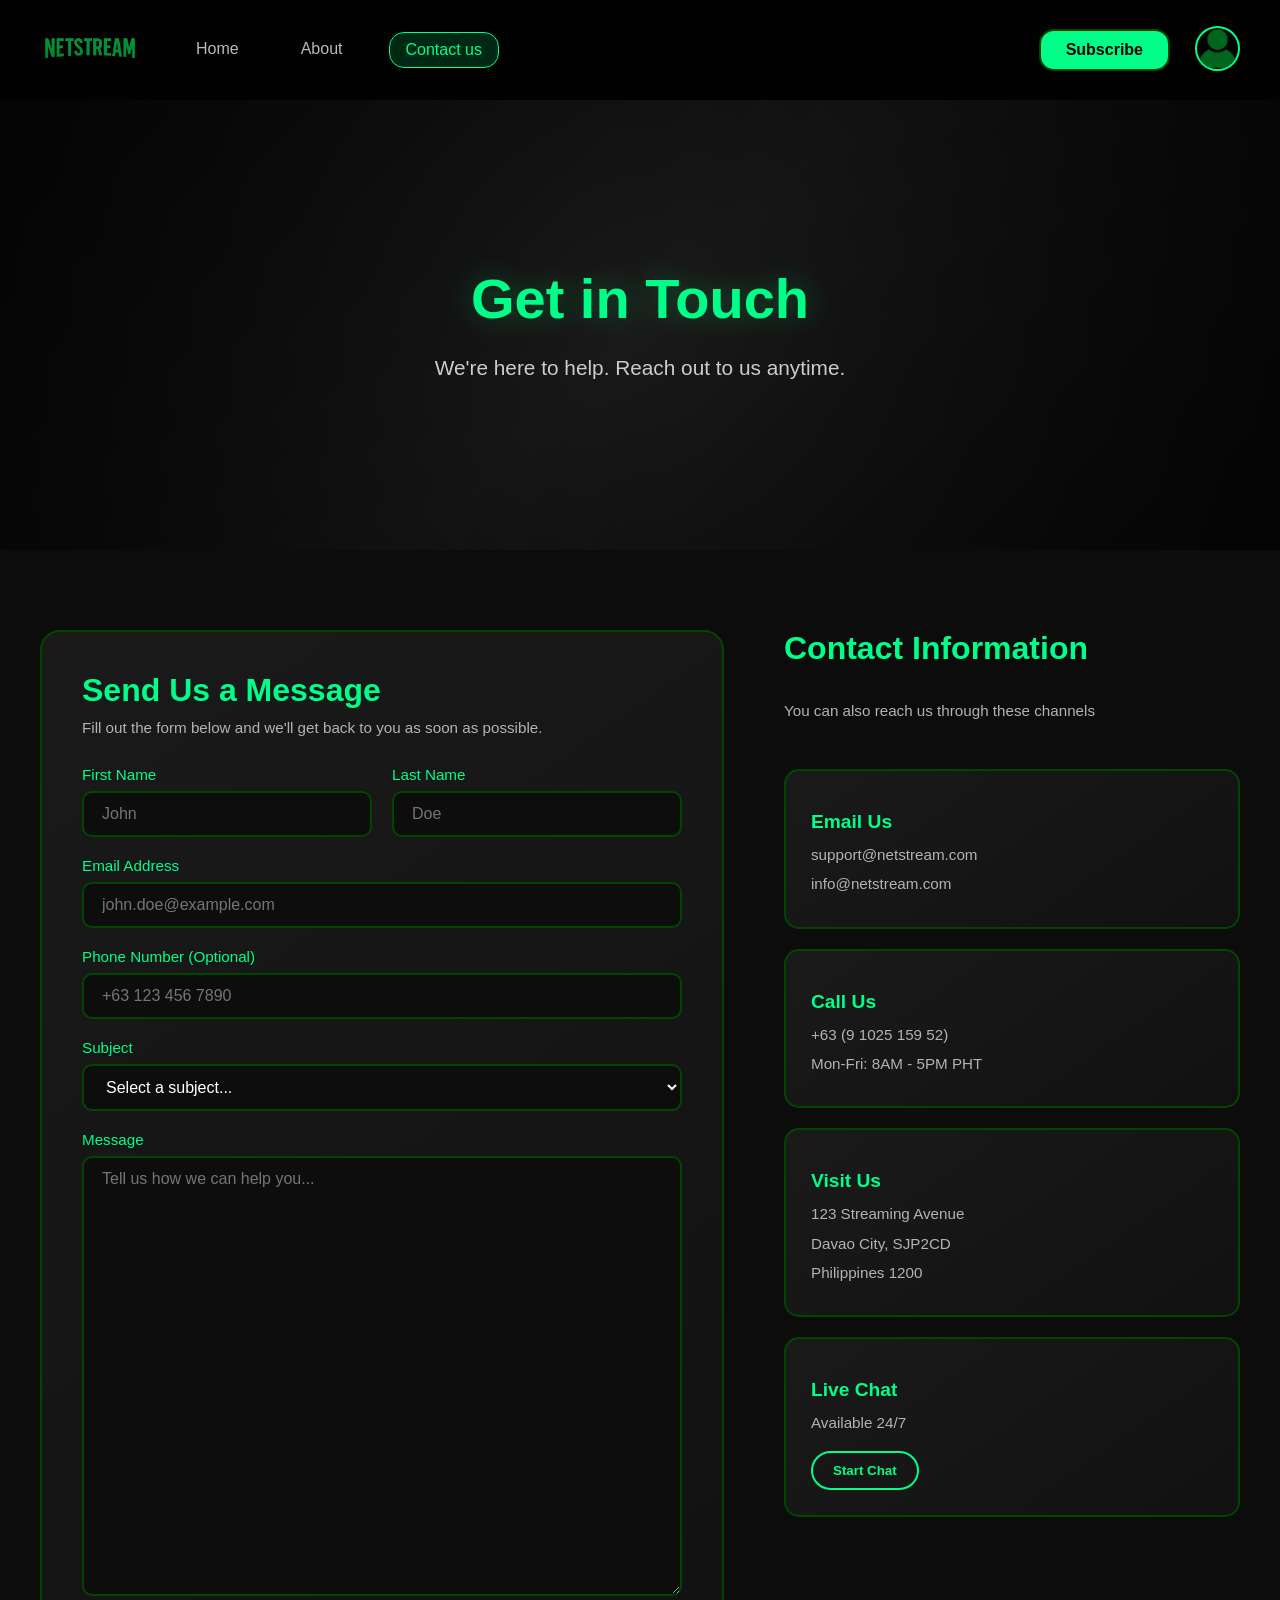
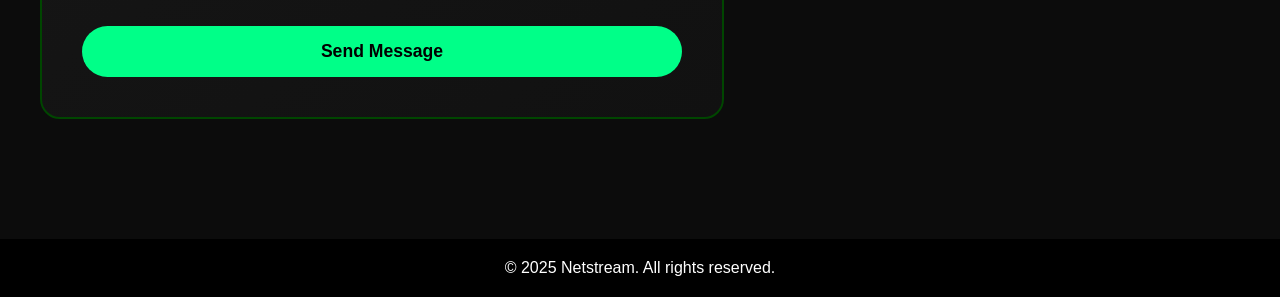
<file: contact.html>
<!DOCTYPE html>
<html lang="en">
<head>
  <meta charset="UTF-8" />
  <meta name="viewport" content="width=device-width, initial-scale=1.0" />
  <title>Contact Us - NetStream</title>
  <link rel="stylesheet" href="style.css" />
  <link rel="stylesheet" href="contactstyle.css" />
</head>

<body>
  <header class="navbar">
    <div class="left-section">
      <div class="logo">
        <a href="index.html">
          <img src="logo.png" alt="Netstream Logo" />
        </a>
      </div>
      <nav class="nav-links">
        <a href="index.html">Home</a>
        <a href="about.html">About</a>
        <a href="contact.html" class="active">Contact us</a>
      </nav>
    </div>
    <div class="right-section">
      <button class="subscribe-btn">Subscribe</button>
      <a href="signin.html">
  <img src="profile.png" alt="User Profile" class="profile-img" />
</a>
    </div>
  </header>

  <!-- CONTACT HERO SECTION -->
  <section class="contact-hero">
    <div class="contact-hero-content">
      <h1>Get in Touch</h1>
      <p>We're here to help. Reach out to us anytime.</p>
    </div>
  </section>

  <!-- CONTACT MAIN SECTION -->
  <section class="contact-main">
    <div class="contact-container">
      <!-- CONTACT FORM -->
      <div class="contact-form-wrapper">
        <h2>Send Us a Message</h2>
        <p class="form-subtitle">Fill out the form below and we'll get back to you as soon as possible.</p>
        
        <div class="contact-form">
          <div class="form-row">
            <div class="form-group">
              <label for="first-name">First Name</label>
              <input type="text" id="first-name" placeholder="John" required />
            </div>
            <div class="form-group">
              <label for="last-name">Last Name</label>
              <input type="text" id="last-name" placeholder="Doe" required />
            </div>
          </div>

          <div class="form-group">
            <label for="email">Email Address</label>
            <input type="email" id="email" placeholder="john.doe@example.com" required />
          </div>

          <div class="form-group">
            <label for="phone">Phone Number (Optional)</label>
            <input type="tel" id="phone" placeholder="+63 123 456 7890" />
          </div>

          <div class="form-group">
            <label for="subject">Subject</label>
            <select id="subject" required>
              <option value="">Select a subject...</option>
              <option value="general">General Inquiry</option>
              <option value="technical">Technical Support</option>
              <option value="billing">Billing & Payments</option>
              <option value="feedback">Feedback & Suggestions</option>
              <option value="partnership">Partnership Opportunities</option>
              <option value="other">Other</option>
            </select>
          </div>

          <div class="form-group">
            <label for="message">Message</label>
            <textarea id="message" rows="6" placeholder="Tell us how we can help you..." required></textarea>
          </div>

          <button type="submit" class="submit-btn" id="submit-btn">
            <span>Send Message</span>
          </button>
        </div>
      </div>

      <!-- CONTACT INFO SIDEBAR -->
      <div class="contact-info-wrapper">
        <h2>Contact Information</h2>
        <p class="info-subtitle">You can also reach us through these channels</p>

        <div class="contact-info-cards">
          <div class="info-card">
            <div class="info-icon"></div>
            <h3>Email Us</h3>
            <p>support@netstream.com</p>
            <p>info@netstream.com</p>
          </div>

          <div class="info-card">
            <div class="info-icon"></div>
            <h3>Call Us</h3>
            <p>+63 (9 1025 159 52) </p>
            <p>Mon-Fri: 8AM - 5PM PHT</p>
          </div>

          <div class="info-card">
            <div class="info-icon"></div>
            <h3>Visit Us</h3>
            <p>123 Streaming Avenue</p>
            <p>Davao City, SJP2CD</p>
            <p>Philippines 1200</p>
          </div>

          <div class="info-card">
            <div class="info-icon"></div>
            <h3>Live Chat</h3>
            <p>Available 24/7</p>
            <button class="chat-btn">Start Chat</button>
          </div>
        </div>

        <!-- SOCIAL MEDIA -->
      </div>
    </div>
  </section>

  <!-- SUCCESS MESSAGE (Hidden by default) -->
  <div id="success-message" class="success-overlay">
    <div class="success-box">
      <div class="success-icon">✓</div>
      <h2>Message Sent Successfully!</h2>
      <p>Thank you for contacting us. We'll get back to you within 24 hours.</p>
      <button id="close-success" class="close-success-btn">Close</button>
    </div>
  </div>

  <footer>
    <p>© 2025 Netstream. All rights reserved.</p>
  </footer>

  <!-- SUBSCRIPTION POPUP -->
  <div id="subscription-popup" class="popup-overlay">
    <div class="popup-box">
      <h2 class="popup-title">Choose Your Plan</h2>
      <div class="plans-container">
        <div class="plan-card">
          <h3>Basic</h3>
          <p class="price">₱149 / month</p>
          <ul>
            <li>Good quality (720p)</li>
            <li>Watch on 1 device</li>
            <li>Unlimited movies & shows</li>
          </ul>
          <button class="choose-btn">Get Basic</button>
        </div>
        <div class="plan-card best-offer">
          <div class="offer-badge">Best Offer</div>
          <h3>Standard</h3>
          <p class="price">₱249 / month</p>
          <ul>
            <li>Full HD quality (1080p)</li>
            <li>Watch on 2 devices</li>
            <li>Unlimited downloads</li>
          </ul>
          <button class="choose-btn">Get Standard</button>
        </div>
        <div class="plan-card">
          <h3>Premium</h3>
          <p class="price">₱399 / month</p>
          <ul>
            <li>4K Ultra HD + HDR</li>
            <li>Watch on 4 devices</li>
            <li>Highest streaming quality</li>
          </ul>
          <button class="choose-btn">Get Premium</button>
        </div>
      </div>
      <button id="close-popup" class="close-popup">Close</button>
    </div>
  </div>

  <script src="contactjs.js"></script>
</body>
</html>
</file>
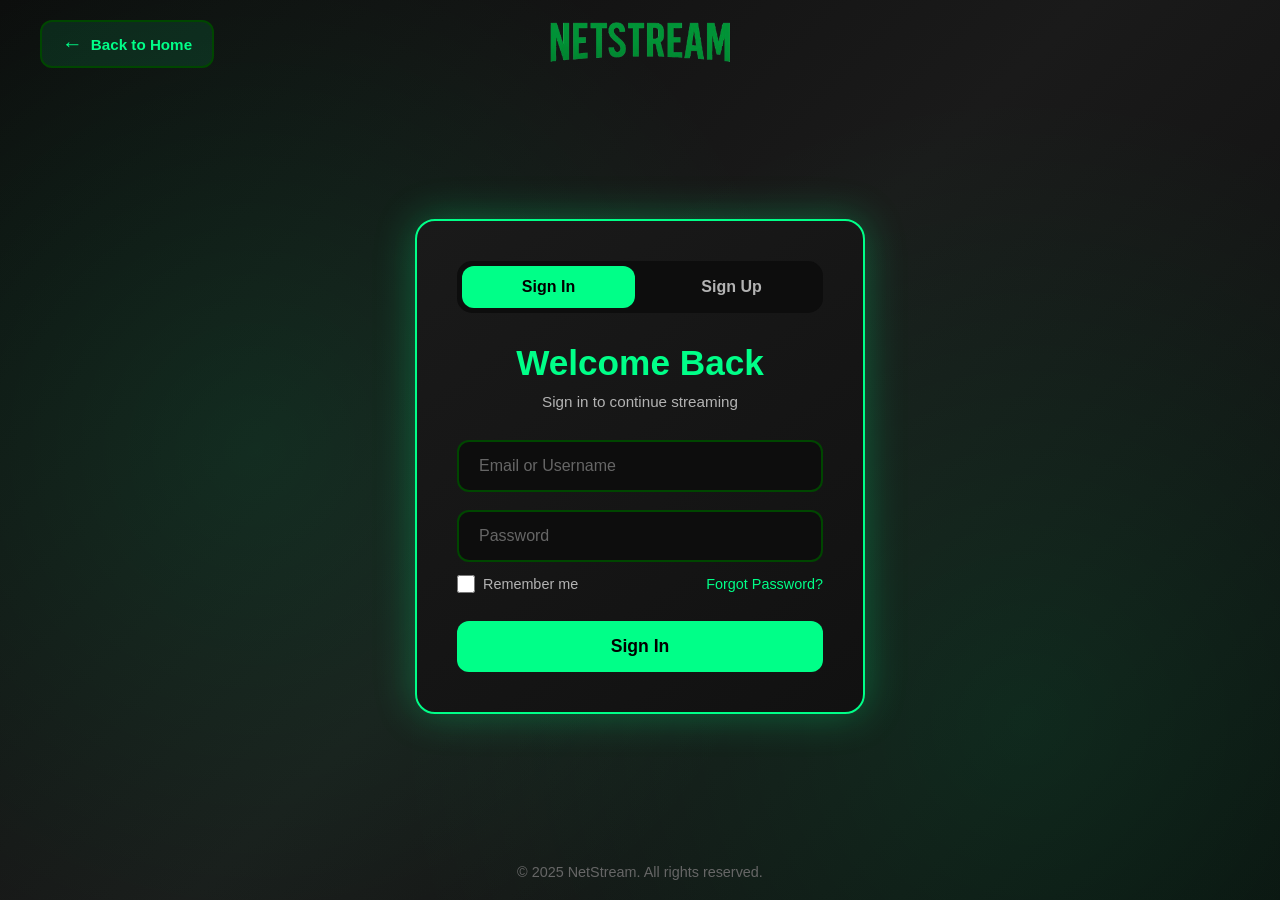
<file: signin.html>
<!DOCTYPE html>
<html lang="en">
<head>
  <meta charset="UTF-8" />
  <meta name="viewport" content="width=device-width, initial-scale=1.0" />
  <title>Sign In - NetStream</title>
  <link rel="stylesheet" href="authstyle.css" />
</head>

<body class="auth-body">
  <!-- HEADER -->
  <header class="auth-header">
    <a href="index.html" class="back-btn">
      <span class="back-icon">←</span>
      <span>Back to Home</span>
    </a>
    <div class="auth-logo">
      <a href="index.html">
        <img src="logo.png" alt="NetStream Logo" />
      </a>
    </div>
    <div class="header-spacer"></div>
  </header>

  <!-- AUTH CONTAINER -->
  <div class="auth-container">
    <div class="auth-box">
      <!-- TOGGLE BUTTONS -->
      <div class="auth-toggle">
        <button class="toggle-btn active" id="signin-toggle">Sign In</button>
        <button class="toggle-btn" id="signup-toggle">Sign Up</button>
      </div>

      <!-- SIGN IN FORM -->
      <div class="auth-form-container" id="signin-form-container">
        <h1>Welcome Back</h1>
        <p class="auth-subtitle">Sign in to continue streaming</p>
        
        <form class="auth-form" id="signin-form">
          <div class="form-group">
            <input type="text" id="signin-email" placeholder="Email or Username" required />
          </div>

          <div class="form-group">
            <input type="password" id="signin-password" placeholder="Password" required />
          </div>

          <div class="form-options">
            <label class="remember-me">
              <input type="checkbox" id="remember-me" />
              <span>Remember me</span>
            </label>
            <a href="#" class="help-link">Forgot Password?</a>
          </div>

          <button type="submit" class="auth-btn">Sign In</button>
        </form>
      </div>

      <!-- SIGN UP FORM -->
      <div class="auth-form-container hidden" id="signup-form-container">
        <h1>Create Account</h1>
        <p class="auth-subtitle">Join NetStream and start streaming</p>
        
        <form class="auth-form" id="signup-form">
          <div class="form-group">
            <input type="text" id="signup-name" placeholder="Full Name" required />
          </div>

          <div class="form-group">
            <input type="email" id="signup-email" placeholder="Email Address" required />
          </div>

          <div class="form-group">
            <input type="password" id="signup-password" placeholder="Password" required />
          </div>

          <div class="form-group">
            <input type="password" id="signup-confirm-password" placeholder="Confirm Password" required />
          </div>

          <label class="terms-checkbox">
            <input type="checkbox" id="terms" required />
            <span>I agree to the <a href="#">Terms of Service</a> and <a href="#">Privacy Policy</a></span>
          </label>

          <button type="submit" class="auth-btn">Create Account</button>
        </form>
      </div>
    </div>
  </div>

  <!-- FOOTER -->
  <footer class="auth-footer-section">
    <p>© 2025 NetStream. All rights reserved.</p>
  </footer>

  <script src="authjs.js"></script>
</body>
</html>
</file>
<file: style.css>
* {
  margin: 0;
  padding: 0;
  box-sizing: border-box;
  font-family: 'Poppins', sans-serif;
}

body {
  background-color: #0c0c0c;
  color: white;
}

.navbar {
  display: flex;
  align-items: center;
  justify-content: space-between;
  padding: 10px 40px;
  background: rgba(0, 0, 0, 0.8);
  position: fixed;
  top: 0;
  width: 100%;
  height: 100px;
  z-index: 10;
}

.left-section {
  display: flex;
  align-items: center;
  gap: 40px;
}

.right-section {
  display: flex;
  align-items: center;
  gap: 25px;
}

/* NAVIGATION LINKS */
.nav-links {
  display: flex;
  gap: 30px;
}

.nav-links a {
  color: #bbb;
  text-decoration: none;
  font-size: 1rem;
  font-weight: 500;
  padding: 8px 16px;
  border-radius: 15px;
  transition: all 0.3s ease;
  position: relative;
}

.nav-links a:hover {
  color: #00ff88;
  background: rgba(0, 255, 136, 0.1);
}

.nav-links a.active {
  color: #00ff88;
  background: rgba(0, 255, 136, 0.15);
  border: 1px solid #00ff88;
}

.profile-img {
  width: 45px;
  height: 45px;
  border-radius: 50%;
  border: 2px solid #00ff88;
  cursor: pointer;
  transition: all 0.3s ease
}

.profile-img:hover {
  transform: scale(1.1);
  box-shadow: 0 0 10px #00ff88;
}

.subscribe-btn {
  background-color: #00ff88;
  color: #000;
  border: 2px solid #004600;
  border-radius: 15px;
  padding: 10px 25px;
  font-size: 1rem;
  font-weight: 600;
  cursor: pointer;
  transition: all 0.3s ease;
}

.subscribe-btn:hover {
  background-color: #00cc6a;
  transform: scale(1.05);
  box-shadow: 0 0 10px #00ff88;
}

.logo a {
  text-decoration: none;
}

.logo img {
  height: 100px;
  width: auto;
  cursor: pointer;
  transition: transform 0.3s ease;
}

.logo img:hover {
  transform: scale(1.1);
}

.search-bar {
  width: 470px; 
  padding: 10px 20px 10px 45px;
  border-radius: 15px;
  border: 2px solid #004600;
  background-color: #111;
  color: #fff;
  font-size: 1rem;
  background-image: url('images/search-icon.svg');
  background-repeat: no-repeat;
  background-position: 15px center;
  background-size: 18px;
  transition: all 0.3s ease;
}

.search-bar::placeholder {
  color: #888;
  letter-spacing: 0.5px;
}

.search-bar:focus {
  box-shadow: 0 0 15px #00ff88;
  border-color: #004600;
  background-color: #0d0d0d;
  transform: scale(1.03);
  outline: none;
}

.hero {
  background: linear-gradient(to bottom, rgba(0, 0, 0, 0.4), #0c0c0c),
              url('images/frankenstein-banner.jpg') center/cover no-repeat;
  height: 80vh;
  display: flex;
  align-items: flex-end;
  justify-content: flex-start;
  padding: 60px;
  margin-top: 70px;
  transition: background-image 0.8s ease-in-out;
}

.hero-content {
  max-width: 600px;
}

.hero h1 {
  font-size: 3rem;
  margin-bottom: 15px;
}

.hero p {
  font-size: 1.1rem;
  color: #cccccc;
  margin-bottom: 10px;
}

.hero-info span {
  margin-right: 15px;
  color: #00ff88;
}

.hero-buttons {
  margin-top: 20px;
  display: flex;
  gap: 15px;
}

.hero-buttons button {
  padding: 12px 25px;
  border: none;
  border-radius: 25px;
  font-size: 1rem;
  cursor: pointer;
  transition: all 0.3s ease;
}

#watch-btn {
  background-color: #00ff88;
  color: #000;
  font-weight: 600;
}

#watch-btn:hover {
  background-color: #00cc6a;
  transform: scale(1.05);
}

.fav-btn {
  background-color: transparent;
  color: #00ff88;
  border: 2px solid #00ff88;
  font-weight: 600;
}

.fav-btn:hover {
  background-color: #00ff88;
  color: #000;
  transform: scale(1.05);
}

.movie-section {
  padding: 40px;
}

.movie-section h2 {
  margin-bottom: 20px;
  font-size: 1.8rem;
}

.movie-gallery {
  display: grid;
  grid-template-columns: repeat(auto-fit, minmax(180px, 1fr));
  gap: 20px;
}

.movie-card {
  background: #1a1a1a;
  border-radius: 10px;
  overflow: hidden;
  transition: transform 0.3s, box-shadow 0.3s;
  cursor: pointer;
}

.movie-card:hover {
  transform: scale(1.05);
  box-shadow: 0 0 15px #00ff88;
}

.movie-card img {
  width: 100%;
  height: 200px;
  object-fit: cover;
}

.movie-info {
  padding: 10px;
}

.movie-info h3 {
  font-size: 1.1rem;
}

.movie-info p {
  color: #aaaaaa;
  font-size: 0.9rem;
}

footer {
  text-align: center;
  padding: 20px;
  background: #000;
  margin-top: 40px;
}

.reasons-section {
  padding: 60px 40px;
  text-align: center;
  background: #0b0b0b;
}

.reasons-section h2 {
  font-size: 2rem;
  margin-bottom: 40px;
  font-weight: 700;
  color: white;
}

.reasons-container {
  display: grid;
  grid-template-columns: repeat(auto-fit, minmax(230px, 1fr));
  gap: 25px;
  justify-content: center;
}

.reason-card {
  background: linear-gradient(145deg, #1a1a1a, #111);
  border-radius: 20px;
  padding: 30px 20px;
  color: white;
  transition: transform 0.3s ease, box-shadow 0.3s ease;
  display: flex;
  flex-direction: column;
  justify-content: space-between;
  text-align: left;
}

.reason-card:hover {
  transform: translateY(-5px);
  box-shadow: 0 0 20px rgba(0, 255, 136, 0.3);
}

.reason-card h3 {
  font-size: 1.2rem;
  margin-bottom: 10px;
}

.reason-card p {
  color: #b3b3b3;
  font-size: 0.95rem;
  line-height: 1.5;
  margin-bottom: 20px;
}

.reason-icon {
  font-size: 2rem;
  text-align: right;
  opacity: 0.8;
}

/* Smooth upward fade + slide animation */
@keyframes heroFadeUp {
  0% {
    opacity: 0;
    transform: translateY(30px);
  }
  100% {
    opacity: 1;
    transform: translateY(0);
  }
}

.hero-content {
  animation: heroFadeUp 1.2s ease-out;
}

/* Popup Overlay */
.popup-overlay {
  position: fixed;
  top: 0;
  left: 0;
  width: 100%;
  height: 100%;
  background: rgba(0,0,0,0.85);
  display: none;
  justify-content: center;
  align-items: center;
  z-index: 2000;
  animation: fadeIn 0.3s ease;
}

/* Popup Box */
.popup-box {
  background: #111;
  padding: 30px;
  width: 75%;
  max-width: 900px;
  border-radius: 20px;
  box-shadow: 0 0 25px rgba(0,255,136,0.3);
  animation: zoomIn 0.3s ease;
}

.popup-title {
  text-align: center;
  font-size: 2rem;
  color: #00ff88;
  margin-bottom: 15px;
}

.popup-subtitle {
  text-align: center;
  color: #bbb;
  margin-bottom: 30px;
}

/* Plans Layout */
.plans-container {
  display: grid;
  grid-template-columns: repeat(auto-fit, minmax(250px, 1fr));
  gap: 25px;
}

.plan-card {
  background: #1b1b1b;
  border-radius: 18px;
  padding: 25px;
  border: 2px solid #004600;
  transition: 0.3s;
}

.plan-card:hover {
  transform: translateY(-5px);
  box-shadow: 0 0 15px #00ff88;
}

.plan-card h3 {
  font-size: 1.5rem;
  color: #00ff88;
  margin-bottom: 8px;
}

.price {
  font-size: 1.4rem;
  margin-bottom: 15px;
  color: white;
}

.plan-card ul {
  margin-bottom: 20px;
}

.plan-card ul li {
  color: #bbb;
  margin-bottom: 8px;
  font-size: 0.95rem;
}

/* Best Offer Badge */
.best-offer {
  border: 2px solid #00ff88;
  box-shadow: 0 0 20px rgba(0,255,136,0.4);
  position: relative;
}

.offer-badge {
  position: absolute;
  top: -10px;
  right: -10px;
  background: #00ff88;
  color: #000;
  padding: 5px 10px;
  font-size: 0.8rem;
  border-radius: 10px;
  font-weight: bold;
}

/* Choose Button */
.choose-btn {
  width: 100%;
  padding: 12px;
  border-radius: 10px;
  background: #00ff88;
  color: #000;
  font-weight: 700;
  border: none;
  cursor: pointer;
  transition: 0.3s;
}

.choose-btn:hover {
  background: #00cc6a;
  transform: scale(1.05);
}

/* Close Button */
.close-popup {
  margin-top: 25px;
  padding: 12px 25px;
  border-radius: 8px;
  background: #333;
  border: 2px solid #00ff88;
  color: white;
  cursor: pointer;
  display: block;
  margin-left: auto;
  transition: 0.3s;
}

.close-popup:hover {
  background: #00ff88;
  color: #000;
}

/* Animations */
@keyframes fadeIn {
  from {opacity: 0;}
  to {opacity: 1;}
}

@keyframes zoomIn {
  from {transform: scale(0.8);}
  to {transform: scale(1);}
}

.hero-cast {
  margin-top: 15px;
  display: flex;
  flex-wrap: wrap;
  gap: 10px;
  color: #00ff88;
  font-size: 1rem;
  font-weight: 500;
}

.hero-cast span {
  background: rgba(0, 255, 136, 0.15);
  padding: 6px 12px;
  border-radius: 20px;
  border: 1px solid #00ff88;
}

.trailer-btn {
  background: transparent;
  border: 2px solid #00ff88;
  color: #00ff88;
  font-weight: 600;
}

.trailer-btn:hover {
  background: #00ff88;
  color: #000;
  transform: scale(1.05);
}

.trailer-box iframe {
  border-radius: 15px;
  margin: 20px 0;
}

.trailer-info {
  display: flex;
  gap: 20px;
  justify-content: center;
  margin-bottom: 15px;
  color: #00ff88;
  font-weight: 500;
}

.trailer-cast {
  text-align: center;
  color: #bbb;
  margin-bottom: 20px;
}

/* Responsive adjustments */
@media (max-width: 768px) {
  .nav-links {
    gap: 15px;
  }

  .nav-links a {
    padding: 6px 12px;
    font-size: 0.9rem;
  }

  .left-section {
    gap: 20px;
  }
}
</file>
<file: contactstyle.css>
/* CONTACT HERO SECTION */
.contact-hero {
  background: linear-gradient(135deg, #0c0c0c 0%, #1a1a1a 50%, #0c0c0c 100%);
  height: 50vh;
  display: flex;
  align-items: center;
  justify-content: center;
  text-align: center;
  margin-top: 100px;
  position: relative;
  overflow: hidden;
}

.contact-hero::before {
  content: '';
  position: absolute;
  top: 0;
  left: 0;
  right: 0;
  bottom: 0;
  background: radial-gradient(circle at center, transparent 0%, rgba(0,0,0,0.7) 100%);
}

.contact-hero-content {
  position: relative;
  z-index: 1;
  max-width: 800px;
  padding: 0 20px;
  animation: fadeInUp 1s ease-out;
}

.contact-hero h1 {
  font-size: 3.5rem;
  margin-bottom: 20px;
  color: #00ff88;
  text-shadow: 0 0 30px rgba(0, 255, 136, 0.3);
}

.contact-hero p {
  font-size: 1.3rem;
  color: #cccccc;
  line-height: 1.6;
}

/* CONTACT MAIN SECTION */
.contact-main {
  padding: 80px 40px;
  background: #0c0c0c;
}

.contact-container {
  display: grid;
  grid-template-columns: 1.5fr 1fr;
  gap: 60px;
  max-width: 1400px;
  margin: 0 auto;
}

/* CONTACT FORM */
.contact-form-wrapper {
  background: linear-gradient(145deg, #1a1a1a, #111);
  padding: 40px;
  border-radius: 20px;
  border: 2px solid #004600;
}

.contact-form-wrapper h2 {
  font-size: 2rem;
  margin-bottom: 10px;
  color: #00ff88;
}

.form-subtitle {
  color: #b3b3b3;
  margin-bottom: 30px;
  font-size: 0.95rem;
}

.contact-form {
  display: flex;
  flex-direction: column;
  gap: 20px;
}

.form-row {
  display: grid;
  grid-template-columns: 1fr 1fr;
  gap: 20px;
}

.form-group {
  display: flex;
  flex-direction: column;
}

.form-group label {
  color: #00ff88;
  margin-bottom: 8px;
  font-size: 0.95rem;
  font-weight: 500;
}

.form-group input,
.form-group select,
.form-group textarea {
  padding: 12px 18px;
  border-radius: 10px;
  border: 2px solid #004600;
  background: #0d0d0d;
  color: #fff;
  font-size: 1rem;
  font-family: 'Poppins', sans-serif;
  transition: all 0.3s ease;
}

.form-group input:focus,
.form-group select:focus,
.form-group textarea:focus {
  outline: none;
  border-color: #00ff88;
  box-shadow: 0 0 15px rgba(0, 255, 136, 0.2);
  background: #111;
}

.form-group textarea {
  resize: vertical;
  min-height: 440px;
}

.form-group select {
  cursor: pointer;
}

.submit-btn {
  padding: 15px 40px;
  background: #00ff88;
  color: #000;
  border: none;
  border-radius: 30px;
  font-size: 1.1rem;
  font-weight: 700;
  cursor: pointer;
  transition: all 0.3s ease;
  margin-top: 10px;
}

.submit-btn:hover {
  background: #00cc6a;
  transform: scale(1.05);
  box-shadow: 0 0 25px rgba(0, 255, 136, 0.4);
}

.submit-btn:active {
  transform: scale(0.98);
}

/* CONTACT INFO SIDEBAR */
.contact-info-wrapper {
  display: flex;
  flex-direction: column;
  gap: 30px;
}

.contact-info-wrapper h2 {
  font-size: 2rem;
  color: #00ff88;
  margin-bottom: 5px;
}

.info-subtitle {
  color: #b3b3b3;
  font-size: 0.95rem;
  margin-bottom: 20px;
}

.contact-info-cards {
  display: flex;
  flex-direction: column;
  gap: 20px;
}

.info-card {
  background: linear-gradient(145deg, #1a1a1a, #111);
  padding: 25px;
  border-radius: 15px;
  border: 2px solid #004600;
  transition: all 0.3s ease;
}

.info-card:hover {
  transform: translateY(-5px);
  box-shadow: 0 0 20px rgba(0, 255, 136, 0.2);
  border-color: #00ff88;
}

.info-icon {
  font-size: 2.5rem;
  margin-bottom: 15px;
}

.info-card h3 {
  font-size: 1.2rem;
  color: #00ff88;
  margin-bottom: 10px;
}

.info-card p {
  color: #b3b3b3;
  font-size: 0.95rem;
  line-height: 1.6;
  margin: 5px 0;
}

.chat-btn {
  margin-top: 10px;
  padding: 10px 20px;
  background: transparent;
  border: 2px solid #00ff88;
  color: #00ff88;
  border-radius: 20px;
  font-weight: 600;
  cursor: pointer;
  transition: all 0.3s ease;
}

.chat-btn:hover {
  background: #00ff88;
  color: #000;
  transform: scale(1.05);
}

/* SOCIAL SECTION */
.social-section {
  background: linear-gradient(145deg, #1a1a1a, #111);
  padding: 25px;
  border-radius: 15px;
  border: 2px solid #004600;
  text-align: center;
}

.social-section h3 {
  font-size: 1.2rem;
  color: #00ff88;
  margin-bottom: 20px;
}

.social-links {
  display: flex;
  justify-content: center;
  gap: 20px;
}

.social-icon {
  font-size: 2rem;
  text-decoration: none;
  transition: all 0.3s ease;
  filter: grayscale(100%);
  opacity: 0.7;
}

.social-icon:hover {
  filter: grayscale(0%);
  opacity: 1;
  transform: scale(1.2);
}

/* SUCCESS MESSAGE */
.success-overlay {
  position: fixed;
  top: 0;
  left: 0;
  width: 100%;
  height: 100%;
  background: rgba(0, 0, 0, 0.9);
  display: none;
  justify-content: center;
  align-items: center;
  z-index: 3000;
  animation: fadeIn 0.3s ease;
}

.success-box {
  background: linear-gradient(145deg, #1a1a1a, #111);
  padding: 50px;
  border-radius: 20px;
  text-align: center;
  border: 2px solid #00ff88;
  box-shadow: 0 0 40px rgba(0, 255, 136, 0.4);
  animation: zoomIn 0.4s ease;
}

.success-icon {
  width: 80px;
  height: 80px;
  background: #00ff88;
  color: #000;
  font-size: 3rem;
  font-weight: 700;
  border-radius: 50%;
  display: flex;
  align-items: center;
  justify-content: center;
  margin: 0 auto 25px;
  animation: successPulse 0.6s ease;
}

.success-box h2 {
  font-size: 2rem;
  color: #00ff88;
  margin-bottom: 15px;
}

.success-box p {
  color: #b3b3b3;
  font-size: 1.1rem;
  margin-bottom: 30px;
  line-height: 1.6;
}

.close-success-btn {
  padding: 12px 35px;
  background: #00ff88;
  color: #000;
  border: none;
  border-radius: 25px;
  font-size: 1rem;
  font-weight: 700;
  cursor: pointer;
  transition: all 0.3s ease;
}

.close-success-btn:hover {
  background: #00cc6a;
  transform: scale(1.05);
}

/* ANIMATIONS */
@keyframes fadeInUp {
  from {
    opacity: 0;
    transform: translateY(30px);
  }
  to {
    opacity: 1;
    transform: translateY(0);
  }
}

@keyframes successPulse {
  0%, 100% {
    transform: scale(1);
  }
  50% {
    transform: scale(1.1);
  }
}

@keyframes fadeIn {
  from { opacity: 0; }
  to { opacity: 1; }
}

@keyframes zoomIn {
  from { transform: scale(0.8); }
  to { transform: scale(1); }
}

/* RESPONSIVE DESIGN */
@media (max-width: 1024px) {
  .contact-container {
    grid-template-columns: 1fr;
  }
}

@media (max-width: 768px) {
  .contact-hero h1 {
    font-size: 2.5rem;
  }

  .contact-hero p {
    font-size: 1.1rem;
  }

  .form-row {
    grid-template-columns: 1fr;
  }

  .contact-form-wrapper {
    padding: 25px;
  }

  .social-links {
    gap: 15px;
  }

  .success-box {
    padding: 30px;
    margin: 0 20px;
  }

  .success-icon {
    width: 60px;
    height: 60px;
    font-size: 2rem;
  }
}
</file>
<file: authstyle.css>
* {
  margin: 0;
  padding: 0;
  box-sizing: border-box;
  font-family: 'Poppins', sans-serif;
}

html {
  scroll-behavior: smooth;
}

/* AUTH BODY */
.auth-body {
  background: linear-gradient(135deg, #0c0c0c 0%, #1a1a1a 50%, #0c0c0c 100%);
  min-height: 100vh;
  display: flex;
  flex-direction: column;
  position: relative;
  overflow-x: hidden;
}

.auth-body::before {
  content: '';
  position: absolute;
  top: 0;
  left: 0;
  right: 0;
  bottom: 0;
  background-image: 
    radial-gradient(circle at 20% 50%, rgba(0, 255, 136, 0.1) 0%, transparent 50%),
    radial-gradient(circle at 80% 80%, rgba(0, 255, 136, 0.1) 0%, transparent 50%);
  pointer-events: none;
}

/* AUTH HEADER */
.auth-header {
  position: relative;
  padding: 20px 40px;
  z-index: 10;
  display: flex;
  justify-content: space-between;
  align-items: center;
}

.auth-logo {
  position: absolute;
  left: 50%;
  transform: translateX(-50%);
}

.auth-logo img {
  height: 200px;
  width: auto;
  transition: transform 0.3s ease;
}

.auth-logo img:hover {
  transform: scale(1.05);
}

.header-spacer {
  width: 150px;
}

/* BACK BUTTON */
.back-btn {
  display: flex;
  align-items: center;
  gap: 8px;
  padding: 10px 20px;
  background: rgba(0, 255, 136, 0.1);
  border: 2px solid #004600;
  border-radius: 12px;
  color: #00ff88;
  text-decoration: none;
  font-size: 0.95rem;
  font-weight: 600;
  transition: all 0.4s ease;
  z-index: 1;
}

.back-btn:hover {
  background: rgba(0, 255, 136, 0.2);
  border-color: #00ff88;
  transform: translateX(-5px);
  box-shadow: 0 0 15px rgba(0, 255, 136, 0.3);
}

.back-btn:active {
  transform: translateX(-3px) scale(0.98);
}

.back-icon {
  font-size: 1.3rem;
  font-weight: bold;
  transition: transform 0.3s ease;
}

.back-btn:hover .back-icon {
  transform: translateX(-3px);
}

/* AUTH CONTAINER */
.auth-container {
  flex: 1;
  display: flex;
  justify-content: center;
  align-items: center;
  padding: 40px 20px;
  position: relative;
  z-index: 1;
}

/* AUTH BOX */
.auth-box {
  background: linear-gradient(145deg, #1a1a1a, #111);
  border: 2px solid #00ff88;
  border-radius: 20px;
  padding: 40px;
  width: 100%;
  max-width: 450px;
  box-shadow: 0 0 40px rgba(0, 255, 136, 0.3);
  animation: fadeInUp 0.6s ease-out;
}

/* TOGGLE BUTTONS */
.auth-toggle {
  display: flex;
  gap: 10px;
  margin-bottom: 30px;
  background: #0d0d0d;
  padding: 5px;
  border-radius: 15px;
}

.toggle-btn {
  flex: 1;
  padding: 12px;
  background: transparent;
  border: none;
  color: #b3b3b3;
  font-size: 1rem;
  font-weight: 600;
  cursor: pointer;
  border-radius: 12px;
  transition: all 0.3s ease;
}

.toggle-btn.active {
  background: #00ff88;
  color: #000;
}

.toggle-btn:hover:not(.active) {
  color: #00ff88;
}

/* FORM CONTAINER */
.auth-form-container {
  animation: fadeIn 0.4s ease;
}

.auth-form-container.hidden {
  display: none !important;
}

.auth-form-container h1 {
  font-size: 2.2rem;
  color: #00ff88;
  margin-bottom: 10px;
  text-align: center;
}

.auth-subtitle {
  color: #b3b3b3;
  text-align: center;
  margin-bottom: 30px;
  font-size: 0.95rem;
}

/* FORM STYLES */
.auth-form {
  display: flex;
  flex-direction: column;
  gap: 18px;
}

.form-group {
  transition: transform 0.2s ease;
}

.form-group input {
  width: 100%;
  padding: 15px 20px;
  background: #0d0d0d;
  border: 2px solid #004600;
  border-radius: 12px;
  color: #fff;
  font-size: 1rem;
  transition: all 0.3s ease;
}

.form-group input:focus {
  outline: none;
  border-color: #00ff88;
  box-shadow: 0 0 15px rgba(0, 255, 136, 0.2);
  background: #111;
}

.form-group input::placeholder {
  color: #666;
}

/* AUTH BUTTON */
.auth-btn {
  width: 100%;
  padding: 15px;
  background: #00ff88;
  color: #000;
  border: none;
  border-radius: 12px;
  font-size: 1.1rem;
  font-weight: 700;
  cursor: pointer;
  transition: all 0.3s ease;
  margin-top: 10px;
}

.auth-btn:hover {
  background: #00cc6a;
  transform: scale(1.02);
  box-shadow: 0 0 25px rgba(0, 255, 136, 0.4);
}

.auth-btn:active {
  transform: scale(0.98);
}

/* FORM OPTIONS */
.form-options {
  display: flex;
  justify-content: space-between;
  align-items: center;
  margin-top: -5px;
}

.remember-me {
  display: flex;
  align-items: center;
  gap: 8px;
  color: #b3b3b3;
  font-size: 0.9rem;
  cursor: pointer;
}

.remember-me input[type="checkbox"] {
  width: 18px;
  height: 18px;
  cursor: pointer;
  accent-color: #00ff88;
}

.help-link {
  color: #00ff88;
  text-decoration: none;
  font-size: 0.9rem;
  transition: color 0.3s ease;
}

.help-link:hover {
  color: #00cc6a;
  text-decoration: underline;
}

/* TERMS CHECKBOX */
.terms-checkbox {
  display: flex;
  align-items: flex-start;
  gap: 10px;
  color: #b3b3b3;
  font-size: 0.9rem;
  cursor: pointer;
  margin-top: -5px;
}

.terms-checkbox input[type="checkbox"] {
  width: 18px;
  height: 18px;
  margin-top: 2px;
  cursor: pointer;
  accent-color: #00ff88;
  flex-shrink: 0;
}

.terms-checkbox a {
  color: #00ff88;
  text-decoration: none;
}

.terms-checkbox a:hover {
  text-decoration: underline;
}

/* PAGE FOOTER */
.auth-footer-section {
  text-align: center;
  padding: 20px;
  color: #666;
  font-size: 0.9rem;
  position: relative;
  z-index: 1;
}

/* ANIMATIONS */
@keyframes fadeInUp {
  from {
    opacity: 0;
    transform: translateY(30px);
  }
  to {
    opacity: 1;
    transform: translateY(0);
  }
}

@keyframes fadeIn {
  from { opacity: 0; }
  to { opacity: 1; }
}

/* RESPONSIVE */
@media (max-width: 768px) {
  .auth-box {
    padding: 30px 25px;
    max-width: 90%;
  }

  .auth-form-container h1 {
    font-size: 1.8rem;
  }

  .form-options {
    flex-direction: column;
    gap: 15px;
    align-items: flex-start;
  }

  .auth-header {
    padding: 15px 20px;
    flex-direction: column;
    gap: 15px;
  }

  .auth-logo {
    position: static;
    transform: none;
    order: -1;
  }

  .auth-logo img {
    height: 60px;
  }

  .back-btn {
    width: 100%;
    justify-content: center;
  }

  .header-spacer {
    display: none;
  }
}
</file>
